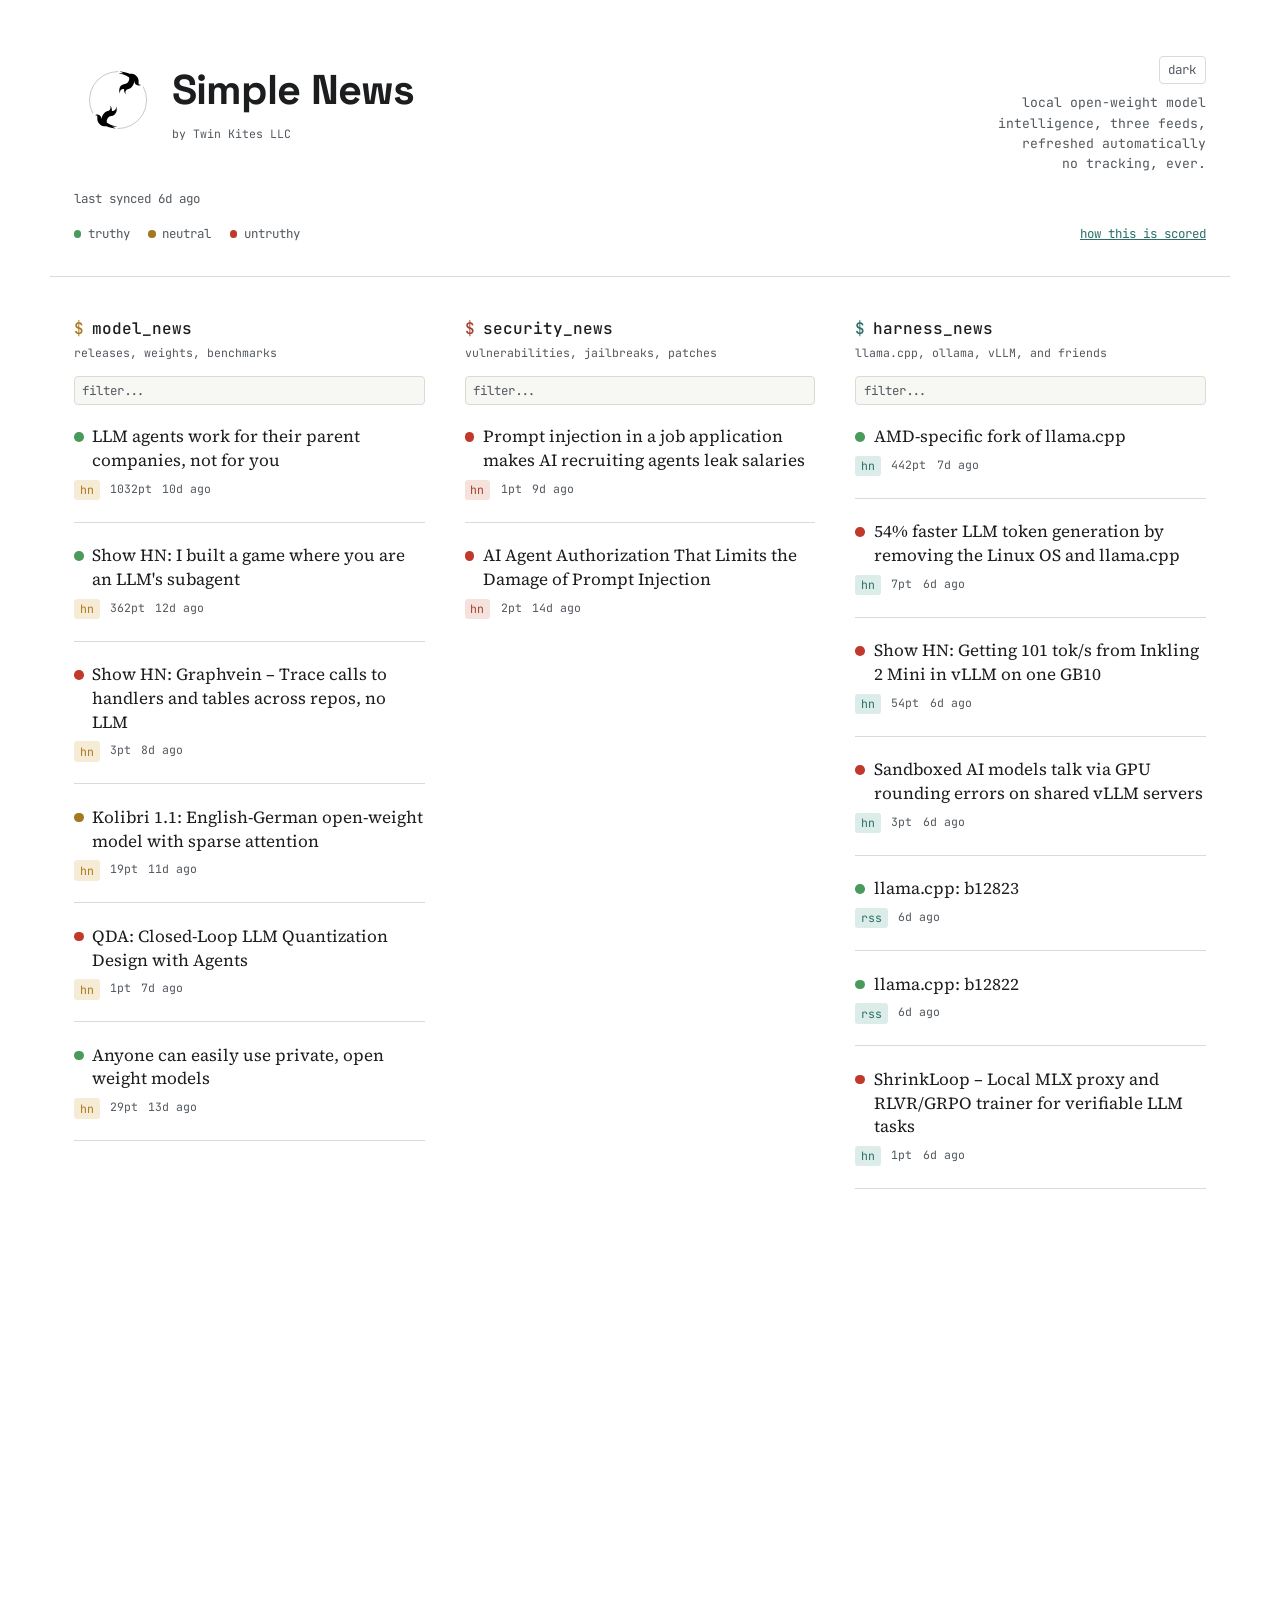
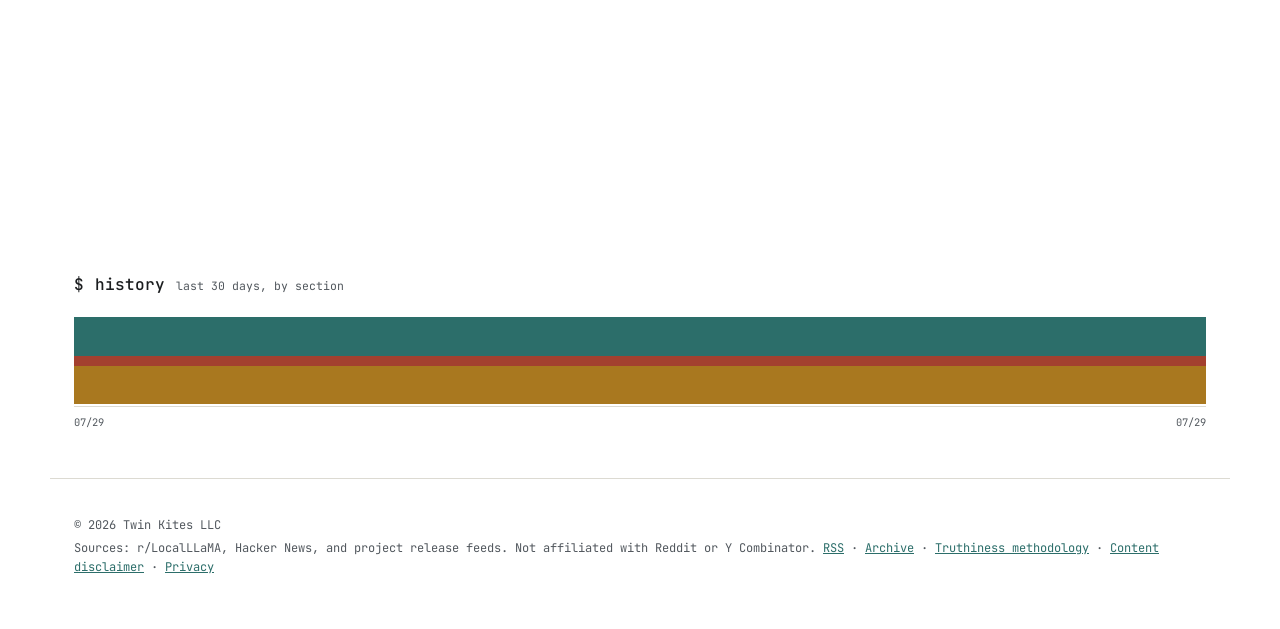
<file: index.html>
<!doctype html>
<html lang="en">
<head>
<meta charset="utf-8">
<meta name="viewport" content="width=device-width, initial-scale=1">
<title>Simple News - local open-weight model intelligence</title>
<meta name="description" content="A daily digest of local open-weight model news, security research, and inference harness updates, pulled from r/LocalLLaMA, Hacker News, and official project release feeds.">
<link rel="icon" href="assets/logo.svg" type="image/svg+xml">
<link rel="alternate" type="application/rss+xml" title="Simple News" href="feed.xml">
<link rel="stylesheet" href="assets/style.css">
<script>
try {
  if (localStorage.getItem("simplenews:theme") === "dark") {
    document.documentElement.setAttribute("data-theme", "dark");
  }
} catch {}
</script>
</head>
<body>
<header class="masthead">
  <div class="masthead-row">
    <div class="wordmark-group">
      <img src="assets/logo.svg" alt="" class="logo" width="88" height="88">
      <div>
        <h1 class="wordmark">Simple News</h1>
        <p class="byline">by Twin Kites LLC</p>
      </div>
    </div>
    <div class="masthead-right">
      <button class="theme-toggle" id="theme-toggle" type="button" aria-label="Toggle dark mode">dark</button>
      <p class="tagline">local open-weight model intelligence, three feeds, refreshed automatically<br>no tracking, ever.</p>
    </div>
  </div>
  <p class="meta-line" id="updated-line">syncing...</p>
  <p class="meta-line" id="archive-banner" hidden></p>
  <div class="legend truth-key">
    <span class="legend-item"><span class="truth-dot truth-green"></span> truthy</span>
    <span class="legend-item"><span class="truth-dot truth-yellow"></span> neutral</span>
    <span class="legend-item"><span class="truth-dot truth-red"></span> untruthy</span>
    <a class="legend-link" href="methodology.html">how this is scored</a>
  </div>
</header>

<main class="board" id="board">
  <section class="column" data-section="model">
    <h2 class="col-head"><span class="prompt">$</span> model_news</h2>
    <p class="col-sub">releases, weights, benchmarks</p>
    <input class="filter" type="search" placeholder="filter..." aria-label="Filter model news" data-target="model">
    <ol class="entries" id="model-entries" aria-live="polite"></ol>
  </section>

  <section class="column" data-section="security">
    <h2 class="col-head"><span class="prompt">$</span> security_news</h2>
    <p class="col-sub">vulnerabilities, jailbreaks, patches</p>
    <input class="filter" type="search" placeholder="filter..." aria-label="Filter security news" data-target="security">
    <ol class="entries" id="security-entries" aria-live="polite"></ol>
  </section>

  <section class="column" data-section="harness">
    <h2 class="col-head"><span class="prompt">$</span> harness_news</h2>
    <p class="col-sub">llama.cpp, ollama, vLLM, and friends</p>
    <input class="filter" type="search" placeholder="filter..." aria-label="Filter harness news" data-target="harness">
    <ol class="entries" id="harness-entries" aria-live="polite"></ol>
  </section>
</main>

<section class="history" aria-label="Daily item volume by section">
  <h2 class="col-head history-head"><span class="prompt">$</span> history <span class="history-sub">last 30 days, by section</span></h2>
  <div class="history-chart" id="history-chart"></div>
  <div class="history-labels" id="history-labels"></div>
</section>

<footer class="site-footer">
  <p>&copy; <span id="year"></span> Twin Kites LLC</p>
  <p class="footnote">
    Sources: r/LocalLLaMA, Hacker News, and project release feeds. Not affiliated with Reddit or Y Combinator.
    <a href="feed.xml">RSS</a> ·
    <a href="archive.html">Archive</a> ·
    <a href="methodology.html">Truthiness methodology</a> ·
    <a href="disclaimer.html">Content disclaimer</a> ·
    <a href="privacy.html">Privacy</a>
  </p>
</footer>

<script src="assets/theme.js"></script>
<script src="assets/app.js"></script>
</body>
</html>
</file>
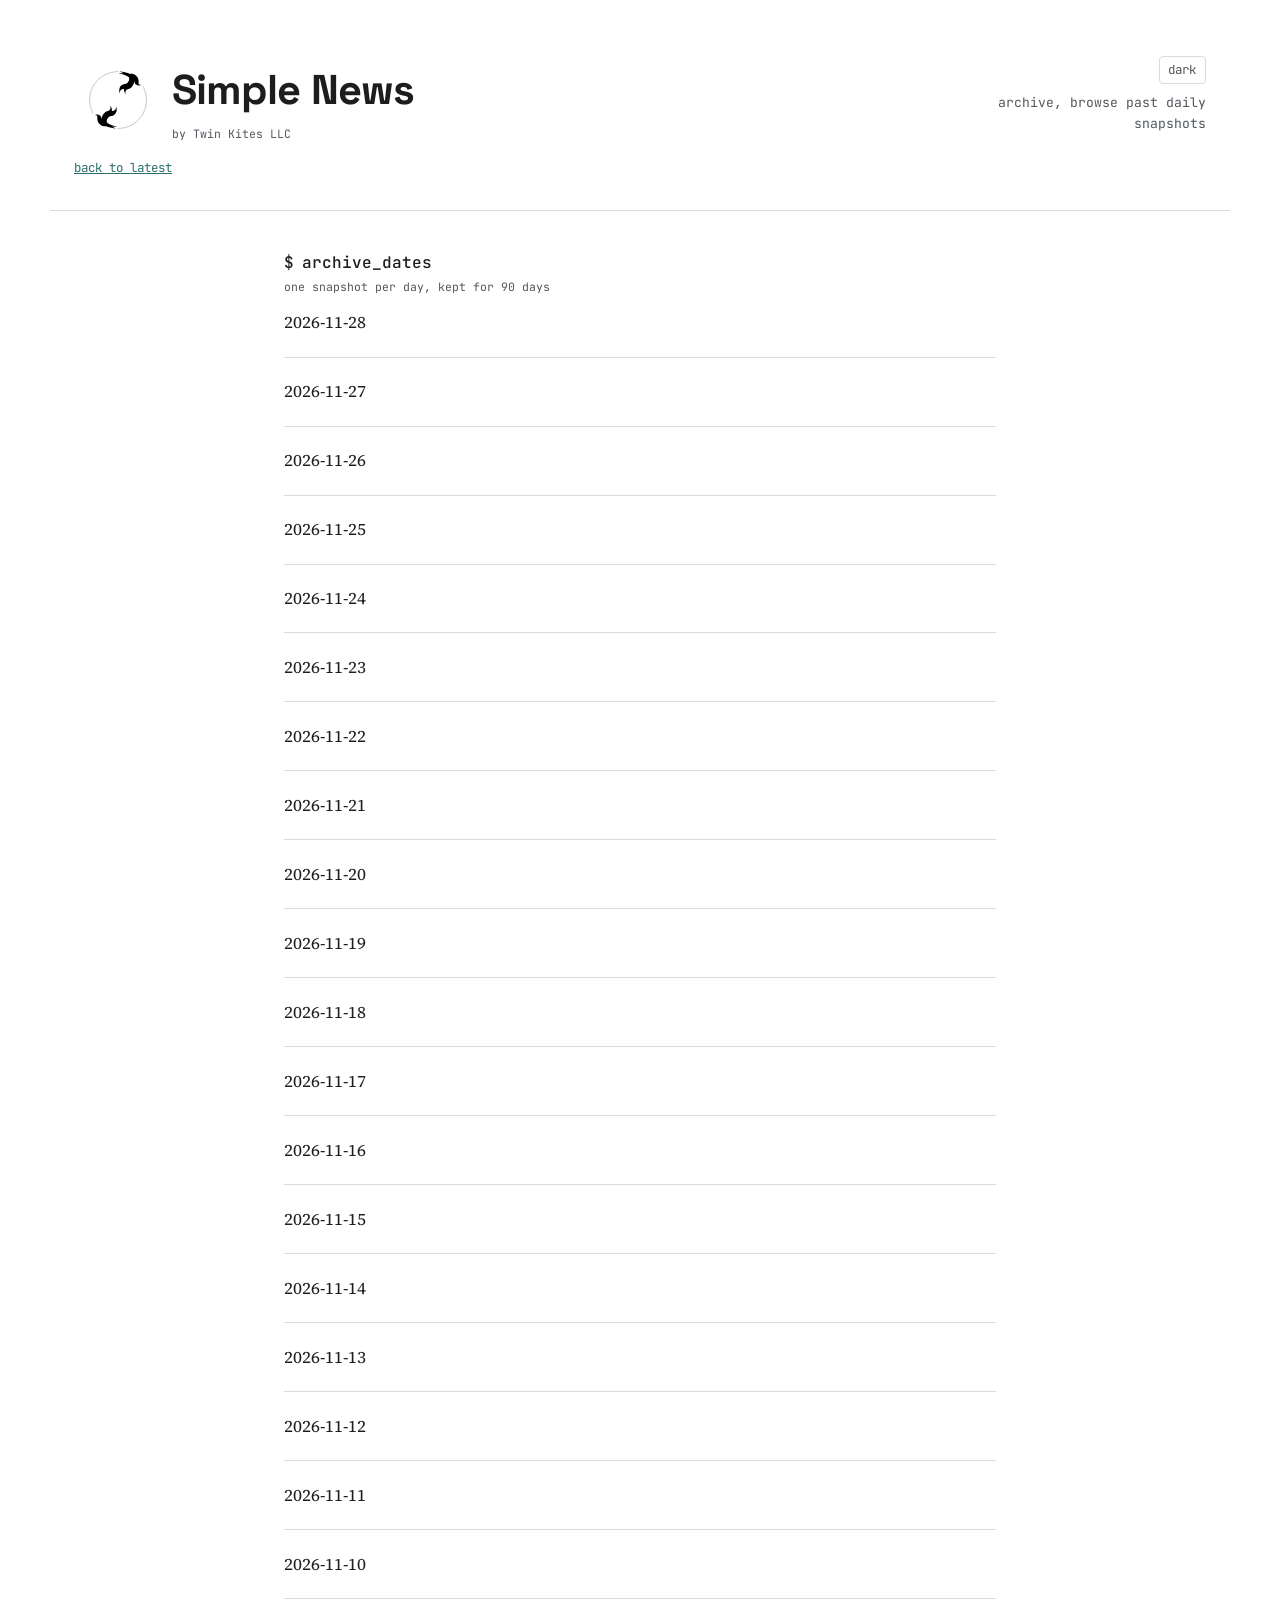
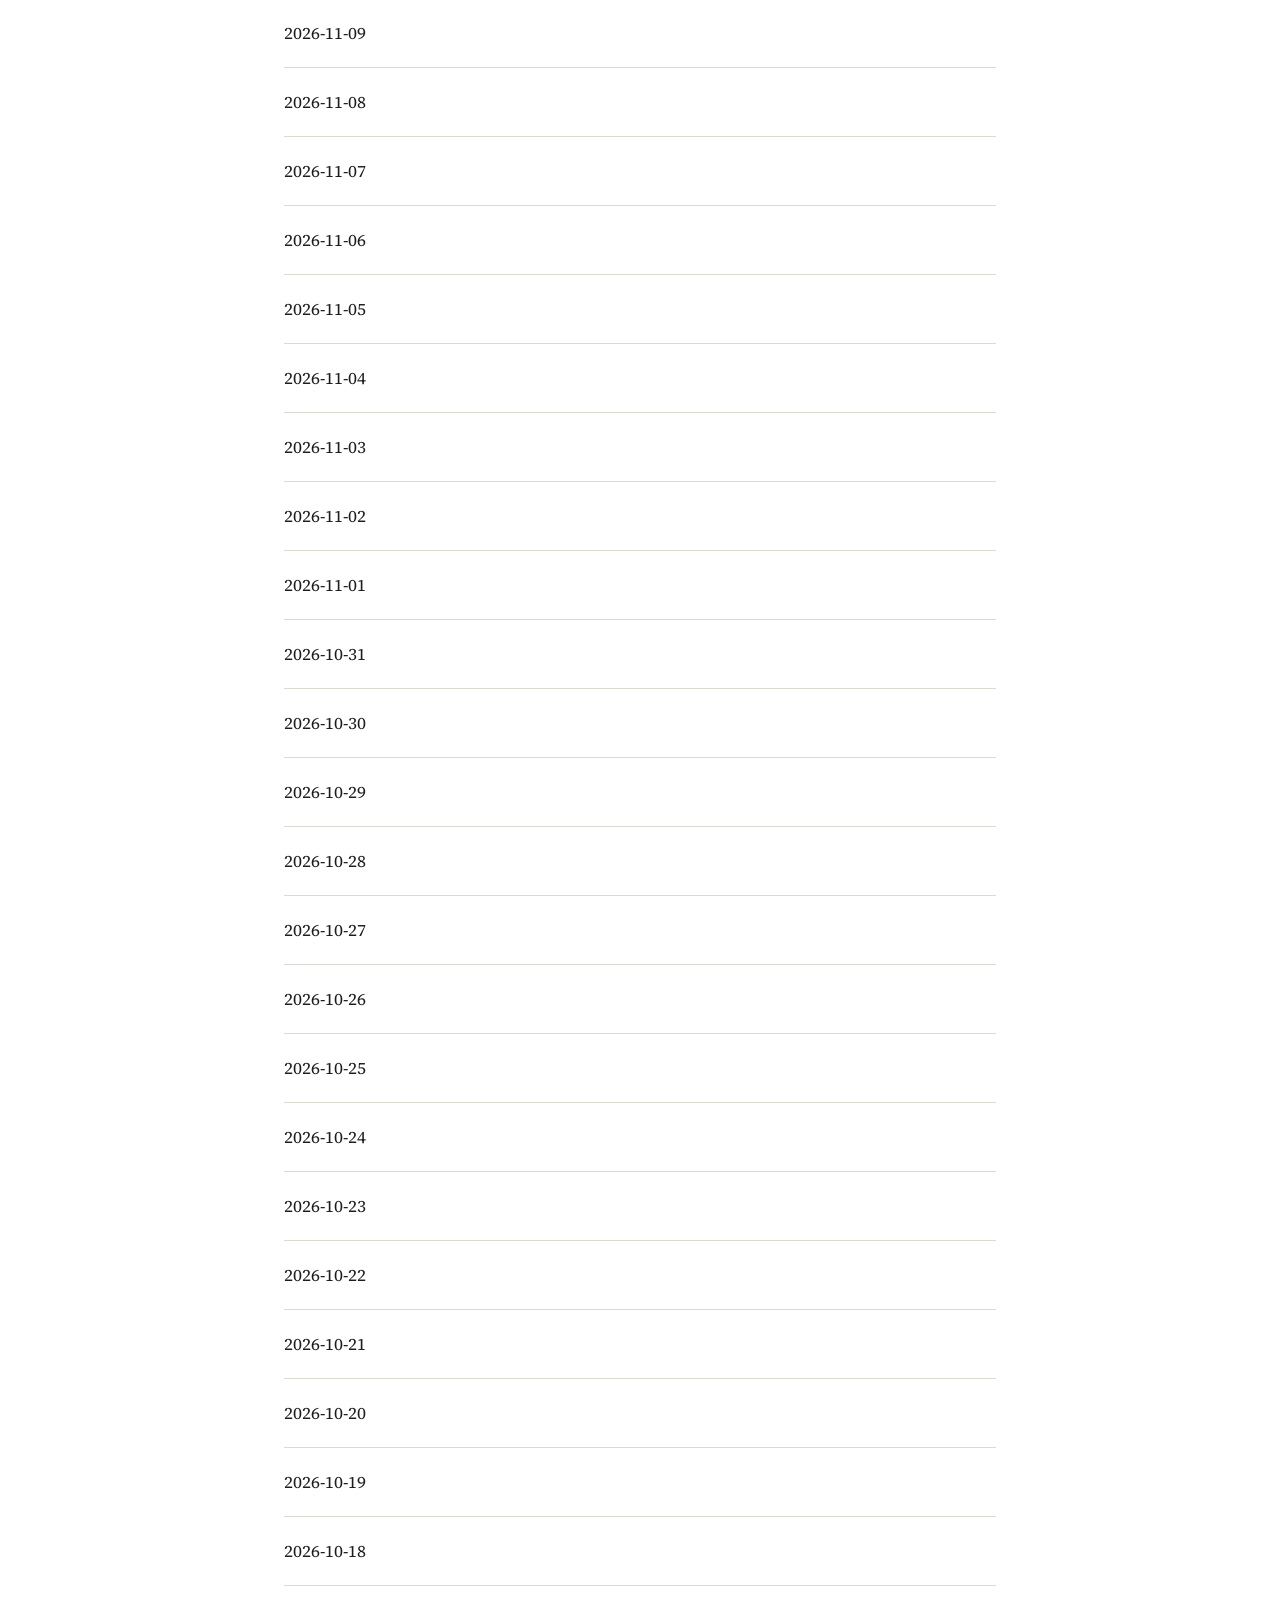
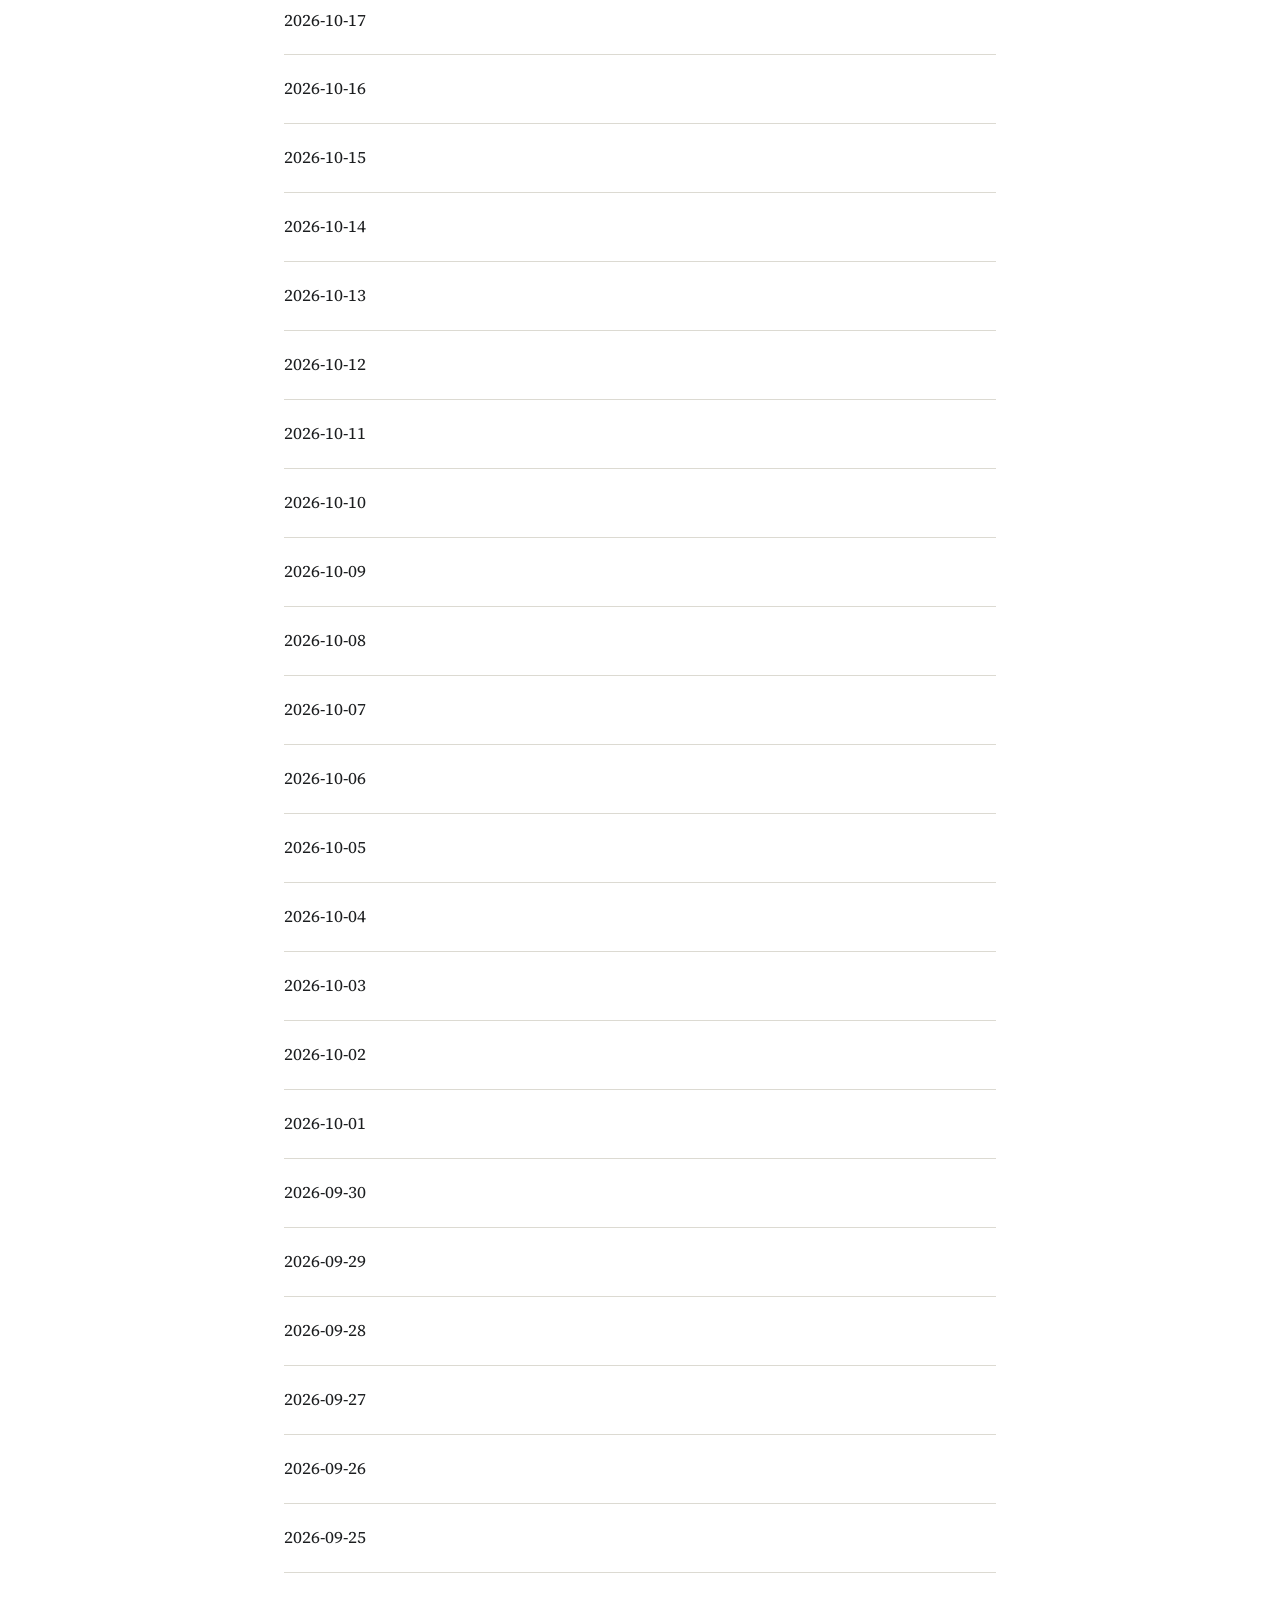
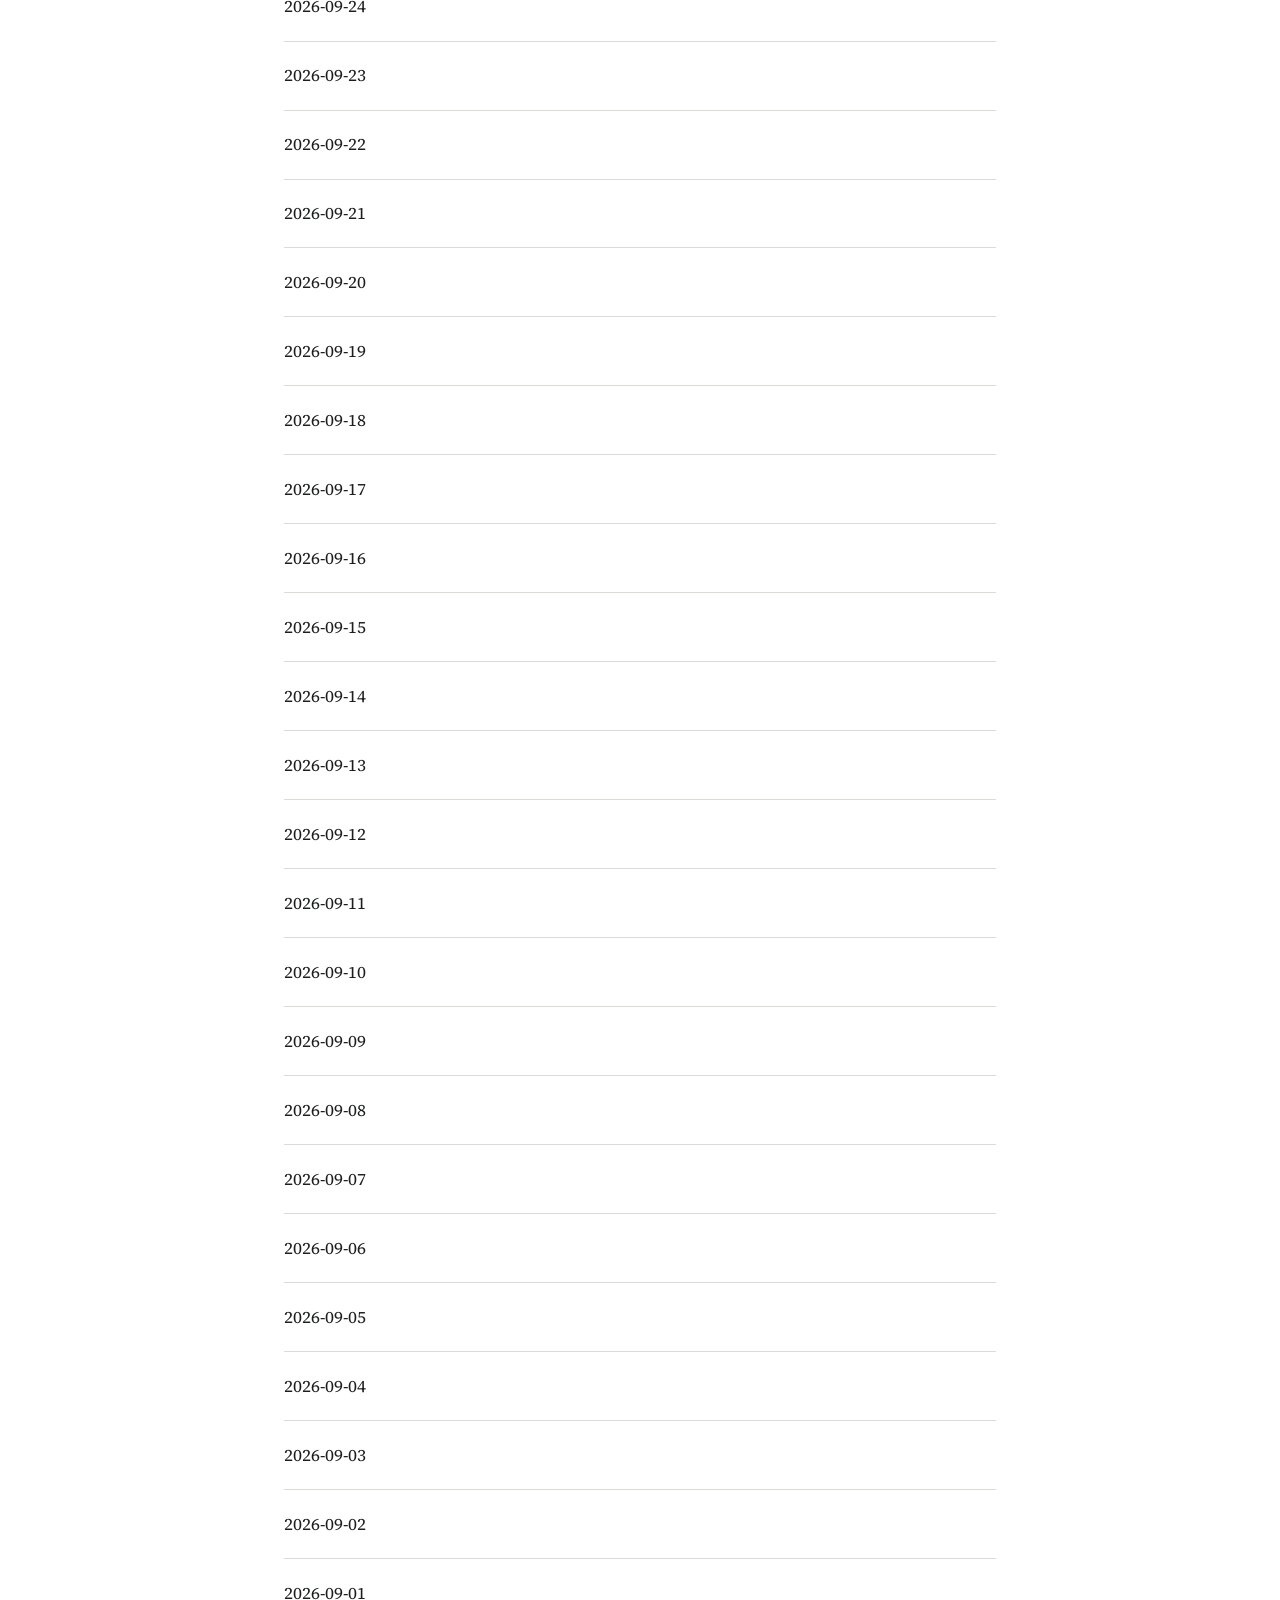
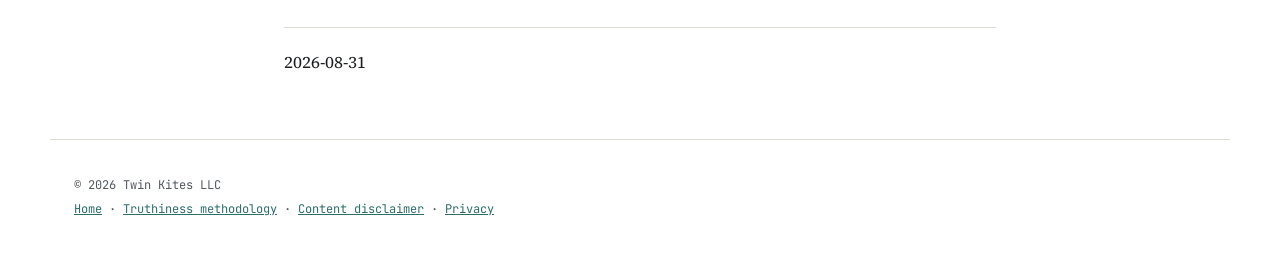
<file: archive.html>
<!doctype html>
<html lang="en">
<head>
<meta charset="utf-8">
<meta name="viewport" content="width=device-width, initial-scale=1">
<title>Archive - Simple News</title>
<link rel="icon" href="assets/logo.svg" type="image/svg+xml">
<link rel="stylesheet" href="assets/style.css">
<script>
try {
  if (localStorage.getItem("simplenews:theme") === "dark") {
    document.documentElement.setAttribute("data-theme", "dark");
  }
} catch {}
</script>
</head>
<body>
<header class="masthead">
  <div class="masthead-row">
    <div class="wordmark-group">
      <img src="assets/logo.svg" alt="" class="logo" width="88" height="88">
      <div>
        <h1 class="wordmark">Simple News</h1>
        <p class="byline">by Twin Kites LLC</p>
      </div>
    </div>
    <div class="masthead-right">
      <button class="theme-toggle" id="theme-toggle" type="button" aria-label="Toggle dark mode">dark</button>
      <p class="tagline">archive, browse past daily snapshots</p>
    </div>
  </div>
  <p class="meta-line"><a href="index.html">back to latest</a></p>
</header>

<main class="board single-column">
  <section class="column">
    <h2 class="col-head"><span class="prompt">$</span> archive_dates</h2>
    <p class="col-sub">one snapshot per day, kept for 90 days</p>
    <ol class="entries" id="archive-list" aria-live="polite"></ol>
  </section>
</main>

<footer class="site-footer">
  <p>&copy; <span id="year"></span> Twin Kites LLC</p>
  <p class="footnote">
    <a href="index.html">Home</a> ·
    <a href="methodology.html">Truthiness methodology</a> ·
    <a href="disclaimer.html">Content disclaimer</a> ·
    <a href="privacy.html">Privacy</a>
  </p>
</footer>

<script src="assets/theme.js"></script>
<script>
document.getElementById("year").textContent = new Date().getFullYear();

async function main() {
  const list = document.getElementById("archive-list");
  try {
    const res = await fetch("data/archive/index.json", { cache: "no-store" });
    if (!res.ok) throw new Error(`fetch failed: ${res.status}`);
    const data = await res.json();
    const dates = data.dates || [];

    if (dates.length === 0) {
      const p = document.createElement("p");
      p.className = "empty-state";
      p.textContent = "no archived snapshots yet";
      list.parentElement.appendChild(p);
      return;
    }

    for (const date of dates) {
      const li = document.createElement("li");
      li.className = "entry";
      const a = document.createElement("a");
      a.className = "entry-title";
      a.href = `index.html?date=${encodeURIComponent(date)}`;
      a.textContent = date;
      li.appendChild(a);
      list.appendChild(li);
    }
  } catch (err) {
    const p = document.createElement("p");
    p.className = "error-state";
    p.textContent = "could not load archive index";
    list.parentElement.appendChild(p);
    console.error(err);
  }
}

main();
</script>
</body>
</html>
</file>
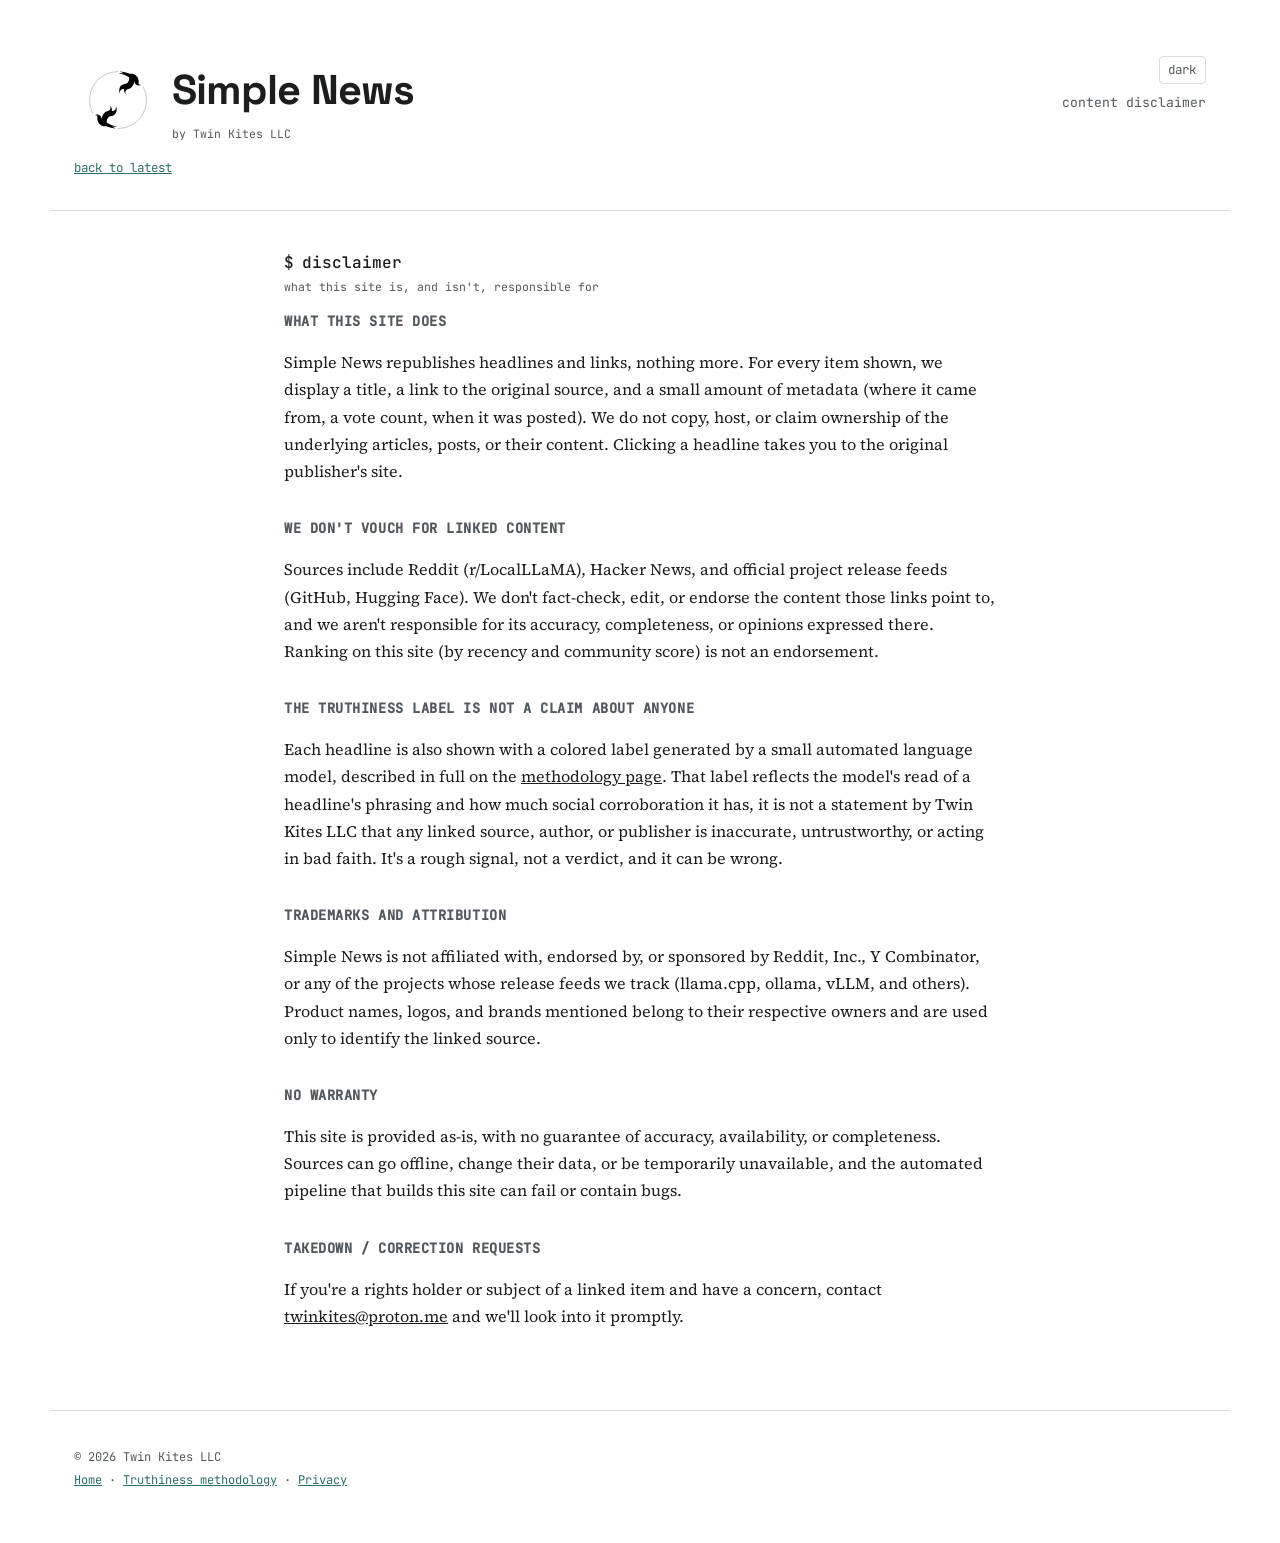
<file: disclaimer.html>
<!doctype html>
<html lang="en">
<head>
<meta charset="utf-8">
<meta name="viewport" content="width=device-width, initial-scale=1">
<title>Content disclaimer - Simple News</title>
<link rel="icon" href="assets/logo.svg" type="image/svg+xml">
<link rel="stylesheet" href="assets/style.css">
<script>
try {
  if (localStorage.getItem("simplenews:theme") === "dark") {
    document.documentElement.setAttribute("data-theme", "dark");
  }
} catch {}
</script>
</head>
<body>
<header class="masthead">
  <div class="masthead-row">
    <div class="wordmark-group">
      <img src="assets/logo.svg" alt="" class="logo" width="88" height="88">
      <div>
        <h1 class="wordmark">Simple News</h1>
        <p class="byline">by Twin Kites LLC</p>
      </div>
    </div>
    <div class="masthead-right">
      <button class="theme-toggle" id="theme-toggle" type="button" aria-label="Toggle dark mode">dark</button>
      <p class="tagline">content disclaimer</p>
    </div>
  </div>
  <p class="meta-line"><a href="index.html">back to latest</a></p>
</header>

<main class="board single-column">
  <section class="column">
    <h2 class="col-head"><span class="prompt">$</span> disclaimer</h2>
    <p class="col-sub">what this site is, and isn't, responsible for</p>

    <div class="prose">
      <h3>What this site does</h3>
      <p>
        Simple News republishes headlines and links, nothing more. For
        every item shown, we display a title, a link to the original
        source, and a small amount of metadata (where it came from, a
        vote count, when it was posted). We do not copy, host, or claim
        ownership of the underlying articles, posts, or their content.
        Clicking a headline takes you to the original publisher's site.
      </p>

      <h3>We don't vouch for linked content</h3>
      <p>
        Sources include Reddit (r/LocalLLaMA), Hacker News, and official
        project release feeds (GitHub, Hugging Face). We don't fact-check,
        edit, or endorse the content those links point to, and we aren't
        responsible for its accuracy, completeness, or opinions expressed
        there. Ranking on this site (by recency and community score) is
        not an endorsement.
      </p>

      <h3>The truthiness label is not a claim about anyone</h3>
      <p>
        Each headline is also shown with a colored label generated by a
        small automated language model, described in full on the
        <a href="methodology.html">methodology page</a>. That label
        reflects the model's read of a headline's phrasing and how much
        social corroboration it has, it is not a statement by Twin Kites
        LLC that any linked source, author, or publisher is inaccurate,
        untrustworthy, or acting in bad faith. It's a rough signal, not a
        verdict, and it can be wrong.
      </p>

      <h3>Trademarks and attribution</h3>
      <p>
        Simple News is not affiliated with, endorsed by, or sponsored by
        Reddit, Inc., Y Combinator, or any of the projects whose release
        feeds we track (llama.cpp, ollama, vLLM, and others). Product
        names, logos, and brands mentioned belong to their respective
        owners and are used only to identify the linked source.
      </p>

      <h3>No warranty</h3>
      <p>
        This site is provided as-is, with no guarantee of accuracy,
        availability, or completeness. Sources can go offline, change
        their data, or be temporarily unavailable, and the automated
        pipeline that builds this site can fail or contain bugs.
      </p>

      <h3>Takedown / correction requests</h3>
      <p>
        If you're a rights holder or subject of a linked item and have a
        concern, contact
        <a href="mailto:twinkites@proton.me">twinkites@proton.me</a>
        and we'll look into it promptly.
      </p>
    </div>
  </section>
</main>

<footer class="site-footer">
  <p>&copy; <span id="year"></span> Twin Kites LLC</p>
  <p class="footnote">
    <a href="index.html">Home</a> ·
    <a href="methodology.html">Truthiness methodology</a> ·
    <a href="privacy.html">Privacy</a>
  </p>
</footer>

<script src="assets/theme.js"></script>
<script>document.getElementById("year").textContent = new Date().getFullYear();</script>
</body>
</html>
</file>
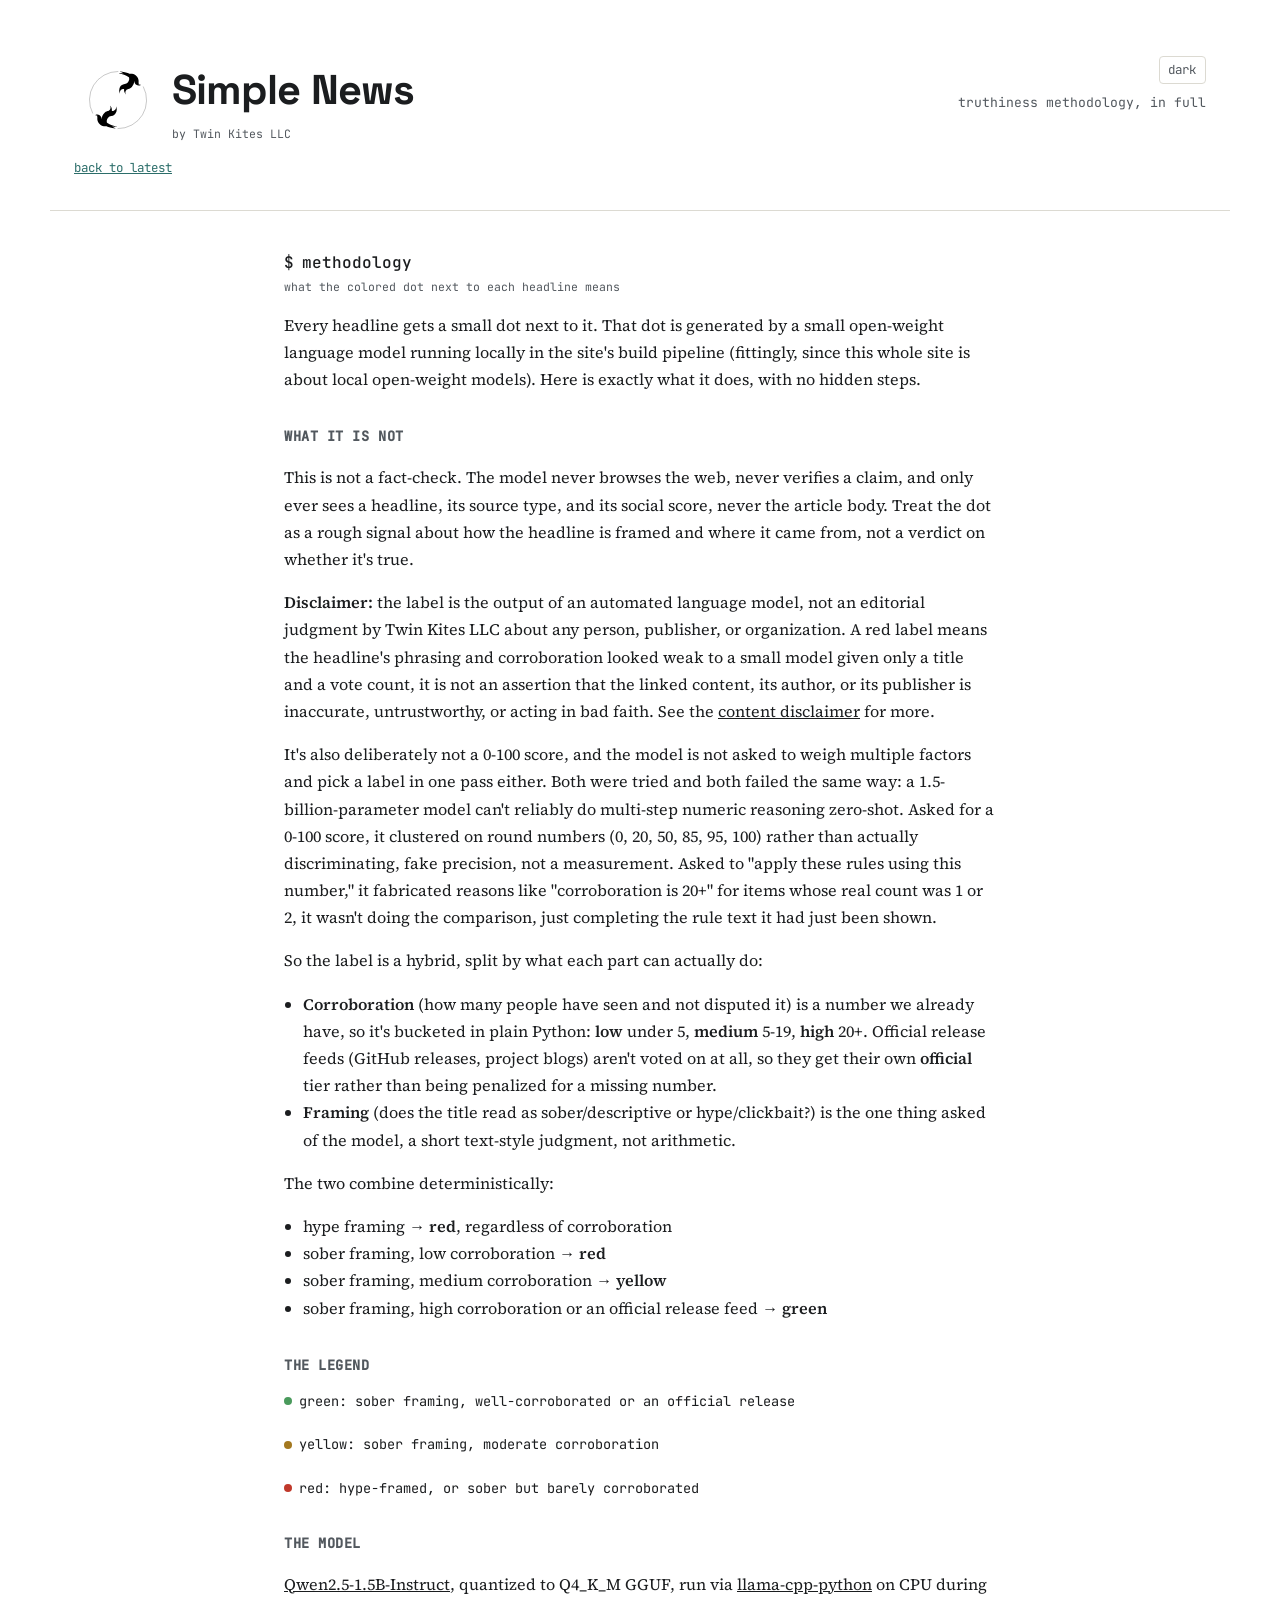
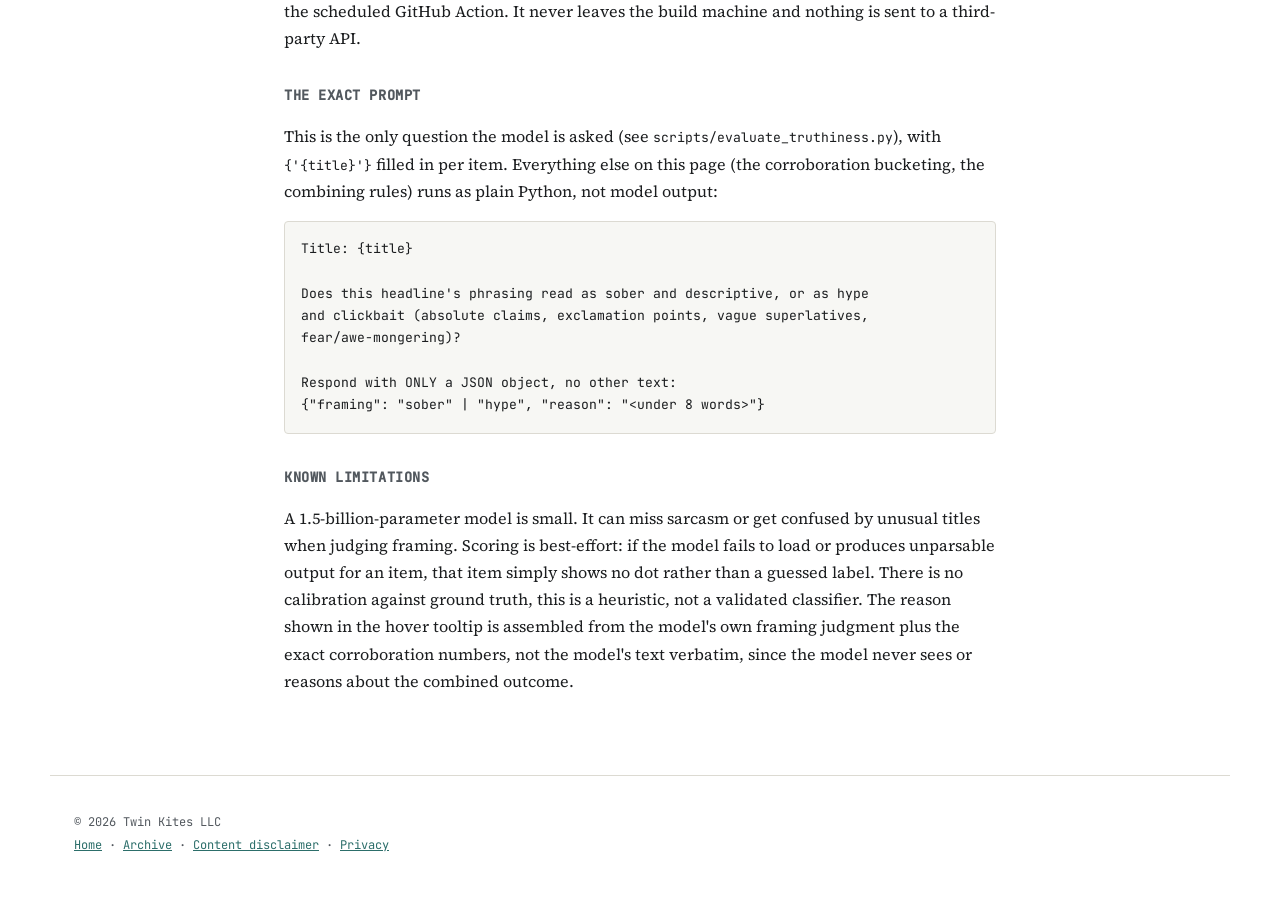
<file: methodology.html>
<!doctype html>
<html lang="en">
<head>
<meta charset="utf-8">
<meta name="viewport" content="width=device-width, initial-scale=1">
<title>Truthiness methodology - Simple News</title>
<link rel="icon" href="assets/logo.svg" type="image/svg+xml">
<link rel="stylesheet" href="assets/style.css">
<script>
try {
  if (localStorage.getItem("simplenews:theme") === "dark") {
    document.documentElement.setAttribute("data-theme", "dark");
  }
} catch {}
</script>
</head>
<body>
<header class="masthead">
  <div class="masthead-row">
    <div class="wordmark-group">
      <img src="assets/logo.svg" alt="" class="logo" width="88" height="88">
      <div>
        <h1 class="wordmark">Simple News</h1>
        <p class="byline">by Twin Kites LLC</p>
      </div>
    </div>
    <div class="masthead-right">
      <button class="theme-toggle" id="theme-toggle" type="button" aria-label="Toggle dark mode">dark</button>
      <p class="tagline">truthiness methodology, in full</p>
    </div>
  </div>
  <p class="meta-line"><a href="index.html">back to latest</a></p>
</header>

<main class="board single-column">
  <section class="column">
    <h2 class="col-head"><span class="prompt">$</span> methodology</h2>
    <p class="col-sub">what the colored dot next to each headline means</p>

    <div class="prose">
      <p>
        Every headline gets a small dot next to it. That dot is generated by
        a small open-weight language model running locally in the site's
        build pipeline (fittingly, since this whole site is about local
        open-weight models). Here is exactly what it does, with no hidden
        steps.
      </p>

      <h3>What it is not</h3>
      <p>
        This is not a fact-check. The model never browses the web, never
        verifies a claim, and only ever sees a headline, its source type,
        and its social score, never the article body. Treat the dot as a
        rough signal about how the headline is framed and where it came
        from, not a verdict on whether it's true.
      </p>
      <p>
        <strong>Disclaimer:</strong> the label is the output of an automated
        language model, not an editorial judgment by Twin Kites LLC about
        any person, publisher, or organization. A red label means the
        headline's phrasing and corroboration looked weak to a small model
        given only a title and a vote count, it is not an assertion that
        the linked content, its author, or its publisher is inaccurate,
        untrustworthy, or acting in bad faith. See the
        <a href="disclaimer.html">content disclaimer</a> for more.
      </p>
      <p>
        It's also deliberately not a 0-100 score, and the model is not
        asked to weigh multiple factors and pick a label in one pass
        either. Both were tried and both failed the same way: a
        1.5-billion-parameter model can't reliably do multi-step numeric
        reasoning zero-shot. Asked for a 0-100 score, it clustered on
        round numbers (0, 20, 50, 85, 95, 100) rather than actually
        discriminating, fake precision, not a measurement. Asked to
        "apply these rules using this number," it fabricated reasons like
        "corroboration is 20+" for items whose real count was 1 or 2, it
        wasn't doing the comparison, just completing the rule text it had
        just been shown.
      </p>
      <p>
        So the label is a hybrid, split by what each part can actually do:
      </p>
      <ul>
        <li><strong>Corroboration</strong> (how many people have seen and not disputed it) is a number we already have, so it's bucketed in plain Python: <strong>low</strong> under 5, <strong>medium</strong> 5-19, <strong>high</strong> 20+. Official release feeds (GitHub releases, project blogs) aren't voted on at all, so they get their own <strong>official</strong> tier rather than being penalized for a missing number.</li>
        <li><strong>Framing</strong> (does the title read as sober/descriptive or hype/clickbait?) is the one thing asked of the model, a short text-style judgment, not arithmetic.</li>
      </ul>
      <p>The two combine deterministically:</p>
      <ul>
        <li>hype framing &rarr; <strong>red</strong>, regardless of corroboration</li>
        <li>sober framing, low corroboration &rarr; <strong>red</strong></li>
        <li>sober framing, medium corroboration &rarr; <strong>yellow</strong></li>
        <li>sober framing, high corroboration or an official release feed &rarr; <strong>green</strong></li>
      </ul>

      <h3>The legend</h3>
      <div class="legend">
        <span class="legend-item"><span class="truth-dot truth-green"></span> green: sober framing, well-corroborated or an official release</span>
        <span class="legend-item"><span class="truth-dot truth-yellow"></span> yellow: sober framing, moderate corroboration</span>
        <span class="legend-item"><span class="truth-dot truth-red"></span> red: hype-framed, or sober but barely corroborated</span>
      </div>

      <h3>The model</h3>
      <p>
        <a href="https://huggingface.co/Qwen/Qwen2.5-1.5B-Instruct-GGUF">Qwen2.5-1.5B-Instruct</a>,
        quantized to Q4_K_M GGUF, run via
        <a href="https://github.com/abetlen/llama-cpp-python">llama-cpp-python</a>
        on CPU during the scheduled GitHub Action. It never leaves the
        build machine and nothing is sent to a third-party API.
      </p>

      <h3>The exact prompt</h3>
      <p>This is the only question the model is asked (see <code>scripts/evaluate_truthiness.py</code>), with <code>{'{title}'}</code> filled in per item. Everything else on this page (the corroboration bucketing, the combining rules) runs as plain Python, not model output:</p>
      <pre>Title: {title}

Does this headline's phrasing read as sober and descriptive, or as hype
and clickbait (absolute claims, exclamation points, vague superlatives,
fear/awe-mongering)?

Respond with ONLY a JSON object, no other text:
{"framing": "sober" | "hype", "reason": "&lt;under 8 words&gt;"}</pre>

      <h3>Known limitations</h3>
      <p>
        A 1.5-billion-parameter model is small. It can miss sarcasm or get
        confused by unusual titles when judging framing. Scoring is
        best-effort: if the model fails to load or produces unparsable
        output for an item, that item simply shows no dot rather than a
        guessed label. There is no calibration against ground truth, this
        is a heuristic, not a validated classifier. The reason shown in
        the hover tooltip is assembled from the model's own framing
        judgment plus the exact corroboration numbers, not the model's
        text verbatim, since the model never sees or reasons about the
        combined outcome.
      </p>
    </div>
  </section>
</main>

<footer class="site-footer">
  <p>&copy; <span id="year"></span> Twin Kites LLC</p>
  <p class="footnote">
    <a href="index.html">Home</a> ·
    <a href="archive.html">Archive</a> ·
    <a href="disclaimer.html">Content disclaimer</a> ·
    <a href="privacy.html">Privacy</a>
  </p>
</footer>

<script src="assets/theme.js"></script>
<script>document.getElementById("year").textContent = new Date().getFullYear();</script>
</body>
</html>
</file>
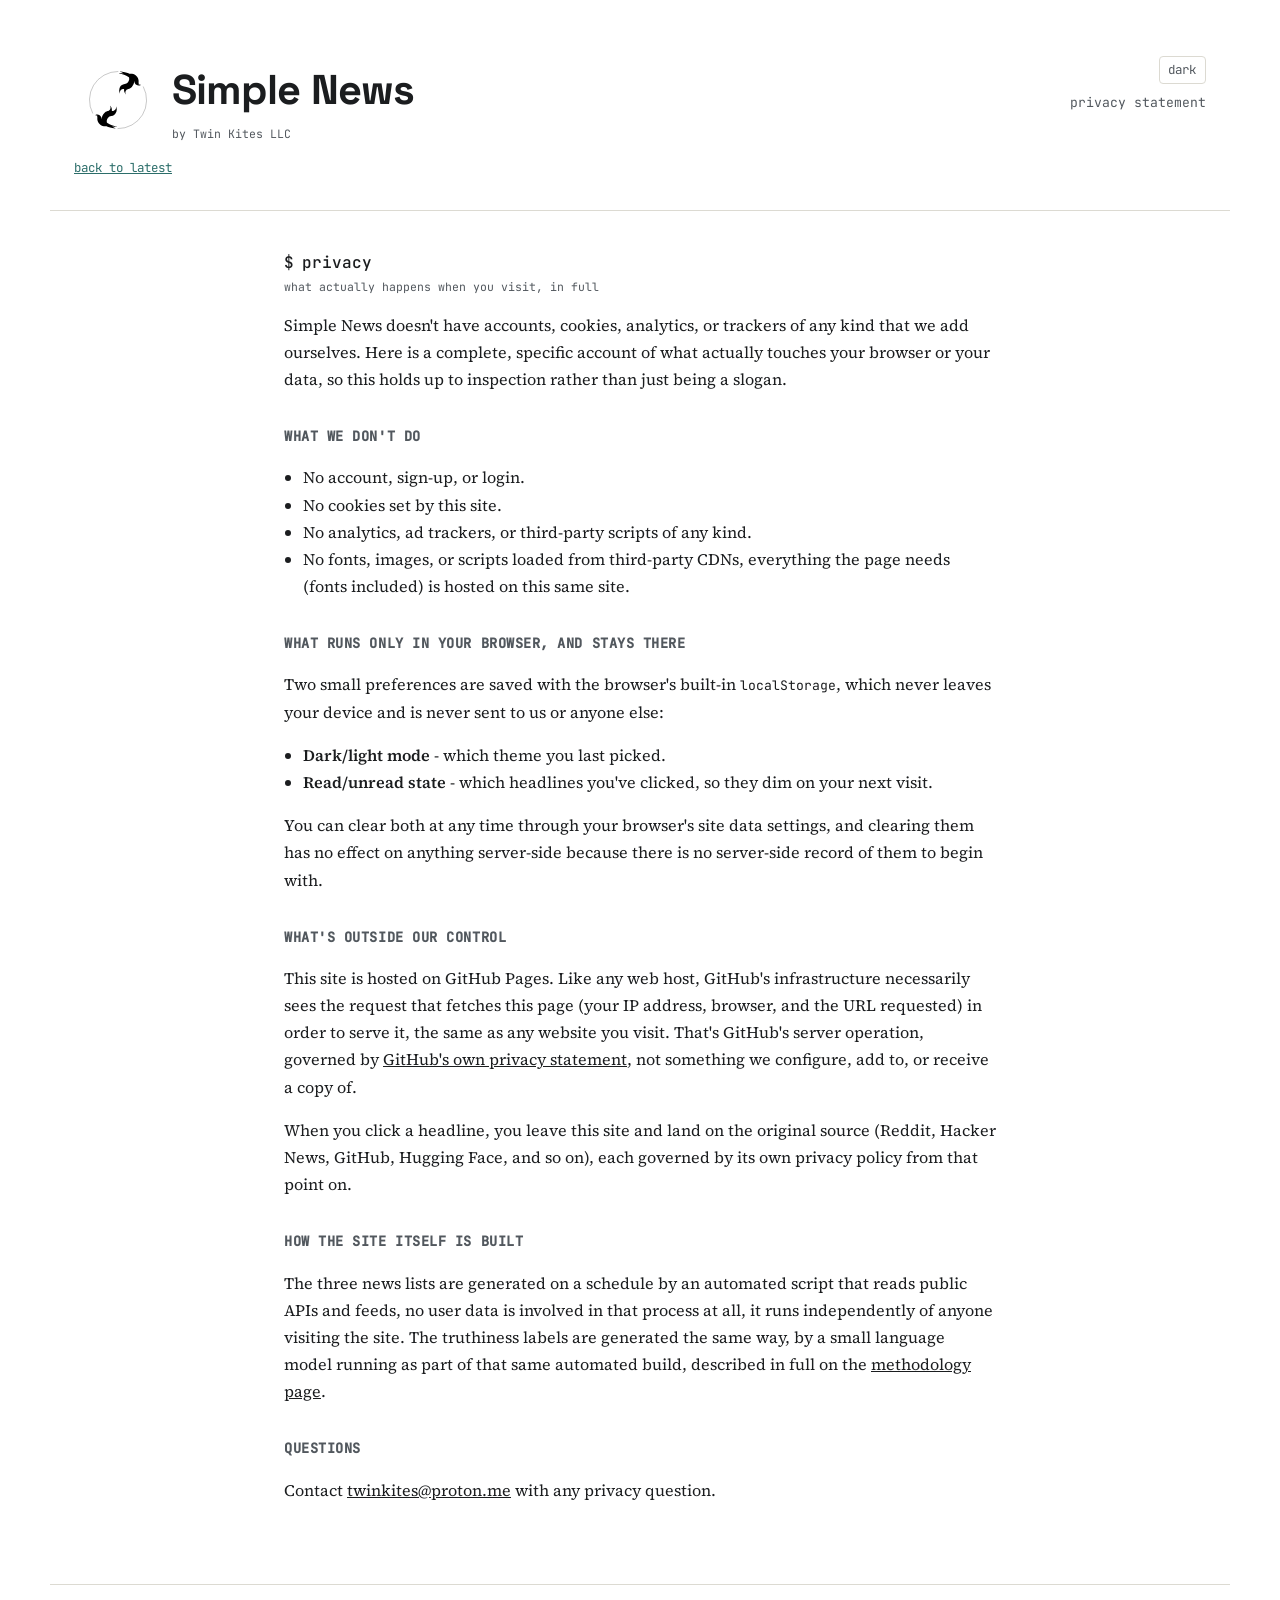
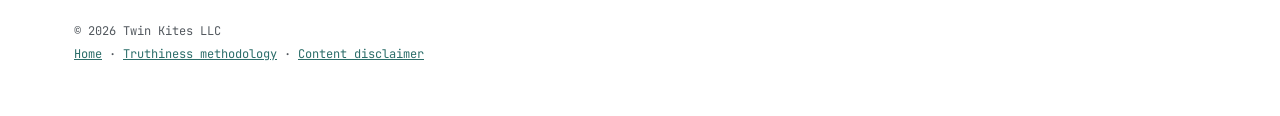
<file: privacy.html>
<!doctype html>
<html lang="en">
<head>
<meta charset="utf-8">
<meta name="viewport" content="width=device-width, initial-scale=1">
<title>Privacy - Simple News</title>
<link rel="icon" href="assets/logo.svg" type="image/svg+xml">
<link rel="stylesheet" href="assets/style.css">
<script>
try {
  if (localStorage.getItem("simplenews:theme") === "dark") {
    document.documentElement.setAttribute("data-theme", "dark");
  }
} catch {}
</script>
</head>
<body>
<header class="masthead">
  <div class="masthead-row">
    <div class="wordmark-group">
      <img src="assets/logo.svg" alt="" class="logo" width="88" height="88">
      <div>
        <h1 class="wordmark">Simple News</h1>
        <p class="byline">by Twin Kites LLC</p>
      </div>
    </div>
    <div class="masthead-right">
      <button class="theme-toggle" id="theme-toggle" type="button" aria-label="Toggle dark mode">dark</button>
      <p class="tagline">privacy statement</p>
    </div>
  </div>
  <p class="meta-line"><a href="index.html">back to latest</a></p>
</header>

<main class="board single-column">
  <section class="column">
    <h2 class="col-head"><span class="prompt">$</span> privacy</h2>
    <p class="col-sub">what actually happens when you visit, in full</p>

    <div class="prose">
      <p>
        Simple News doesn't have accounts, cookies, analytics, or trackers
        of any kind that we add ourselves. Here is a complete, specific
        account of what actually touches your browser or your data, so
        this holds up to inspection rather than just being a slogan.
      </p>

      <h3>What we don't do</h3>
      <ul>
        <li>No account, sign-up, or login.</li>
        <li>No cookies set by this site.</li>
        <li>No analytics, ad trackers, or third-party scripts of any kind.</li>
        <li>No fonts, images, or scripts loaded from third-party CDNs, everything the page needs (fonts included) is hosted on this same site.</li>
      </ul>

      <h3>What runs only in your browser, and stays there</h3>
      <p>
        Two small preferences are saved with the browser's built-in
        <code>localStorage</code>, which never leaves your device and is
        never sent to us or anyone else:
      </p>
      <ul>
        <li><strong>Dark/light mode</strong> - which theme you last picked.</li>
        <li><strong>Read/unread state</strong> - which headlines you've clicked, so they dim on your next visit.</li>
      </ul>
      <p>
        You can clear both at any time through your browser's site data
        settings, and clearing them has no effect on anything server-side
        because there is no server-side record of them to begin with.
      </p>

      <h3>What's outside our control</h3>
      <p>
        This site is hosted on GitHub Pages. Like any web host, GitHub's
        infrastructure necessarily sees the request that fetches this
        page (your IP address, browser, and the URL requested) in order
        to serve it, the same as any website you visit. That's GitHub's
        server operation, governed by
        <a href="https://docs.github.com/en/site-policy/privacy-policies/github-general-privacy-statement">GitHub's own privacy statement</a>,
        not something we configure, add to, or receive a copy of.
      </p>
      <p>
        When you click a headline, you leave this site and land on the
        original source (Reddit, Hacker News, GitHub, Hugging Face, and
        so on), each governed by its own privacy policy from that point
        on.
      </p>

      <h3>How the site itself is built</h3>
      <p>
        The three news lists are generated on a schedule by an automated
        script that reads public APIs and feeds, no user data is involved
        in that process at all, it runs independently of anyone visiting
        the site. The truthiness labels are generated the same way, by a
        small language model running as part of that same automated
        build, described in full on the
        <a href="methodology.html">methodology page</a>.
      </p>

      <h3>Questions</h3>
      <p>
        Contact <a href="mailto:twinkites@proton.me">twinkites@proton.me</a>
        with any privacy question.
      </p>
    </div>
  </section>
</main>

<footer class="site-footer">
  <p>&copy; <span id="year"></span> Twin Kites LLC</p>
  <p class="footnote">
    <a href="index.html">Home</a> ·
    <a href="methodology.html">Truthiness methodology</a> ·
    <a href="disclaimer.html">Content disclaimer</a>
  </p>
</footer>

<script src="assets/theme.js"></script>
<script>document.getElementById("year").textContent = new Date().getFullYear();</script>
</body>
</html>
</file>
<file: assets/style.css>
@font-face {
  font-family: "Space Grotesk";
  font-style: normal;
  font-weight: 400 700;
  font-display: swap;
  src: url("fonts/space-grotesk.woff2") format("woff2");
}

@font-face {
  font-family: "Source Serif 4";
  font-style: normal;
  font-weight: 400 600;
  font-display: swap;
  src: url("fonts/source-serif-4.woff2") format("woff2");
}

@font-face {
  font-family: "JetBrains Mono";
  font-style: normal;
  font-weight: 400 500;
  font-display: swap;
  src: url("fonts/jetbrains-mono.woff2") format("woff2");
}

:root {
  --paper: #ffffff;
  --paper-raised: #f7f7f4;
  --ink: #1b1d1f;
  --ink-soft: #52585e;
  --rule: #dcdad2;
  --accent-model: #a9781f;
  --accent-model-bg: #f6ecd6;
  --accent-security: #a3402f;
  --accent-security-bg: #f6e2dc;
  --accent-harness: #2c6e6a;
  --accent-harness-bg: #dcece9;
  --focus: #2c6e6a;

  --font-display: "Space Grotesk", ui-sans-serif, system-ui, sans-serif;
  --font-body: "Source Serif 4", Georgia, "Times New Roman", serif;
  --font-mono: "JetBrains Mono", ui-monospace, "SFMono-Regular", Menlo, monospace;
}

:root[data-theme="dark"] {
  --paper: #16181a;
  --paper-raised: #1e2123;
  --ink: #ecece7;
  --ink-soft: #a3a9ae;
  --rule: #33373a;
  --accent-model: #e8c05a;
  --accent-model-bg: #362c14;
  --accent-security: #e08674;
  --accent-security-bg: #3a221c;
  --accent-harness: #6fbdb6;
  --accent-harness-bg: #17302d;
  --focus: #6fbdb6;
}

* { box-sizing: border-box; }

html { color-scheme: light; }
html[data-theme="dark"] { color-scheme: dark; }

body {
  margin: 0;
  background: var(--paper);
  color: var(--ink);
  font-family: var(--font-body);
  line-height: 1.55;
  -webkit-font-smoothing: antialiased;
}

a { color: inherit; }

:focus-visible {
  outline: 2px solid var(--focus);
  outline-offset: 3px;
}

.masthead {
  max-width: 1180px;
  margin: 0 auto;
  padding: 3.5rem 1.5rem 2rem;
  border-bottom: 1px solid var(--rule);
}

.masthead-row {
  display: flex;
  align-items: flex-start;
  justify-content: space-between;
  gap: 1.5rem;
  flex-wrap: wrap;
}

.masthead-right {
  display: flex;
  flex-direction: column;
  align-items: flex-end;
  gap: 0.6rem;
  min-width: 0;
}

.wordmark-group {
  display: flex;
  align-items: center;
  gap: 0.6rem;
}

.logo {
  display: block;
  border-radius: 4px;
}

[data-theme="dark"] .logo {
  filter: invert(1);
}

.wordmark {
  font-family: var(--font-display);
  font-weight: 700;
  font-size: clamp(1.9rem, 3.4vw, 2.6rem);
  letter-spacing: -0.02em;
  margin: 0;
}

.byline {
  font-family: var(--font-mono);
  font-size: 0.72rem;
  color: var(--ink-soft);
  margin: 0.15rem 0 0;
}

.tagline {
  font-family: var(--font-mono);
  font-size: 0.82rem;
  color: var(--ink-soft);
  margin: 0;
  text-align: right;
  max-width: 32ch;
}

.meta-line {
  font-family: var(--font-mono);
  font-size: 0.78rem;
  color: var(--ink-soft);
  margin: 0.9rem 0 0;
}

.theme-toggle {
  font-family: var(--font-mono);
  font-size: 0.78rem;
  color: var(--ink-soft);
  background: none;
  border: 1px solid var(--rule);
  border-radius: 4px;
  padding: 0.35em 0.7em;
  cursor: pointer;
  flex: none;
}

.theme-toggle:hover { color: var(--ink); border-color: var(--ink-soft); }

.meta-line a { color: var(--focus); }

#archive-banner {
  color: var(--accent-model);
}

.board {
  max-width: 1180px;
  margin: 0 auto;
  padding: 2.5rem 1.5rem 4rem;
  display: grid;
  grid-template-columns: repeat(3, 1fr);
  gap: 2.5rem;
}

@media (max-width: 880px) {
  .board { grid-template-columns: 1fr; gap: 3rem; }
}

.board.single-column {
  grid-template-columns: 1fr;
  max-width: 760px;
}

.prose {
  font-size: 1rem;
  line-height: 1.7;
}

.prose h3 {
  font-family: var(--font-mono);
  font-size: 0.85rem;
  text-transform: uppercase;
  letter-spacing: 0.04em;
  color: var(--ink-soft);
  margin: 2rem 0 0.6rem;
}

.prose h3:first-child { margin-top: 0; }

.prose code, .prose pre {
  font-family: var(--font-mono);
  font-size: 0.82rem;
}

.prose pre {
  background: var(--paper-raised);
  border: 1px solid var(--rule);
  border-radius: 4px;
  padding: 1rem;
  overflow-x: auto;
  white-space: pre-wrap;
}

.prose ul { padding-left: 1.2em; }

.legend {
  display: flex;
  gap: 1.5em;
  flex-wrap: wrap;
  font-family: var(--font-mono);
  font-size: 0.85rem;
  margin: 0.8rem 0 1.6rem;
}

.legend-item { display: flex; align-items: center; gap: 0.5em; }

.truth-key {
  font-size: 0.78rem;
  margin: 1rem 0 0;
  color: var(--ink-soft);
}

.legend-link { color: var(--focus); margin-left: auto; }

.column { min-width: 0; }

.col-head {
  font-family: var(--font-mono);
  font-size: 1rem;
  font-weight: 500;
  margin: 0 0 0.15rem;
  display: flex;
  align-items: baseline;
  gap: 0.5em;
}

[data-section="model"] .prompt { color: var(--accent-model); }
[data-section="security"] .prompt { color: var(--accent-security); }
[data-section="harness"] .prompt { color: var(--accent-harness); }

.col-sub {
  font-family: var(--font-mono);
  font-size: 0.72rem;
  color: var(--ink-soft);
  margin: 0 0 0.9rem;
}

.filter {
  width: 100%;
  font-family: var(--font-mono);
  font-size: 0.78rem;
  color: var(--ink);
  background: var(--paper-raised);
  border: 1px solid var(--rule);
  border-radius: 4px;
  padding: 0.4em 0.6em;
  margin: 0 0 1.25rem;
}

.filter::placeholder { color: var(--ink-soft); }

.filter:focus-visible {
  outline: 2px solid var(--focus);
  outline-offset: 1px;
}

.entries {
  list-style: none;
  margin: 0;
  padding: 0;
  display: flex;
  flex-direction: column;
  gap: 1.35rem;
}

.entry {
  padding-bottom: 1.35rem;
  border-bottom: 1px solid var(--rule);
}

.entry:last-child {
  border-bottom: none;
  padding-bottom: 0;
}

.entry-title-row {
  display: flex;
  align-items: flex-start;
  gap: 0.55em;
  margin: 0 0 0.45rem;
}

.truth-gutter {
  flex: none;
  display: flex;
  align-items: center;
  justify-content: center;
  width: 0.6em;
  height: calc(1.06rem * 1.4); /* match .entry-title's line-box height so the dot centers on its first line, not a shorter box */
}

.entry-title {
  font-size: 1.06rem;
  font-weight: 400;
  line-height: 1.4;
  text-decoration: none;
}

.entry-title:hover { text-decoration: underline; text-underline-offset: 3px; }

.entry.is-read .entry-title { color: var(--ink-soft); }

.truth-dot {
  flex: none;
  width: 0.6em;
  height: 0.6em;
  border-radius: 50%;
  cursor: help;
}

.truth-dot.truth-green { background: #4a9a5c; }
.truth-dot.truth-yellow { background: #a3781f; }
.truth-dot.truth-red { background: #c0392b; }

.entry-meta {
  font-family: var(--font-mono);
  font-size: 0.72rem;
  color: var(--ink-soft);
  display: flex;
  flex-wrap: wrap;
  gap: 0.5em 0.9em;
  margin: 0;
}

.entry-meta .tag {
  padding: 0.1em 0.5em;
  border-radius: 3px;
}

[data-section="model"] .tag { color: var(--accent-model); background: var(--accent-model-bg); }
[data-section="security"] .tag { color: var(--accent-security); background: var(--accent-security-bg); }
[data-section="harness"] .tag { color: var(--accent-harness); background: var(--accent-harness-bg); }

.empty-state, .error-state {
  font-family: var(--font-mono);
  font-size: 0.85rem;
  color: var(--ink-soft);
  padding: 0.5rem 0;
}

.history {
  max-width: 1180px;
  margin: 0 auto;
  padding: 0 1.5rem 3rem;
}

.history-head {
  display: flex;
  align-items: baseline;
  gap: 0.7em;
  margin: 0 0 1.25rem;
}

.history-sub {
  font-family: var(--font-mono);
  font-size: 0.72rem;
  font-weight: 400;
  color: var(--ink-soft);
}

.history-chart {
  display: flex;
  align-items: flex-end;
  gap: 3px;
  height: 90px;
  border-bottom: 1px solid var(--rule);
  padding-bottom: 2px;
}

.history-day {
  flex: 1 1 0;
  display: flex;
  flex-direction: column;
  justify-content: flex-end;
  height: 100%;
  min-width: 4px;
  text-decoration: none;
  cursor: pointer;
}

.history-day:hover .history-segment { filter: brightness(1.15); }

[data-theme="dark"] .history-day:hover .history-segment { filter: brightness(1.3); }

.history-segment {
  width: 100%;
}

.history-segment.model { background: var(--accent-model); }
.history-segment.security { background: var(--accent-security); }
.history-segment.harness { background: var(--accent-harness); }

.history-empty {
  height: 100%;
  border-bottom: 1px dashed var(--rule);
}

.history-labels {
  display: flex;
  justify-content: space-between;
  font-family: var(--font-mono);
  font-size: 0.65rem;
  color: var(--ink-soft);
  margin-top: 0.4rem;
}

.site-footer {
  max-width: 1180px;
  margin: 0 auto;
  padding: 2rem 1.5rem 3rem;
  border-top: 1px solid var(--rule);
  font-family: var(--font-mono);
  font-size: 0.75rem;
  color: var(--ink-soft);
}

.site-footer p { margin: 0.3rem 0; }

.site-footer a { color: var(--focus); }

@media (prefers-reduced-motion: no-preference) {
  .entry { animation: rise 0.4s ease both; }
}

@keyframes rise {
  from { opacity: 0; transform: translateY(4px); }
  to { opacity: 1; transform: translateY(0); }
}
</file>
